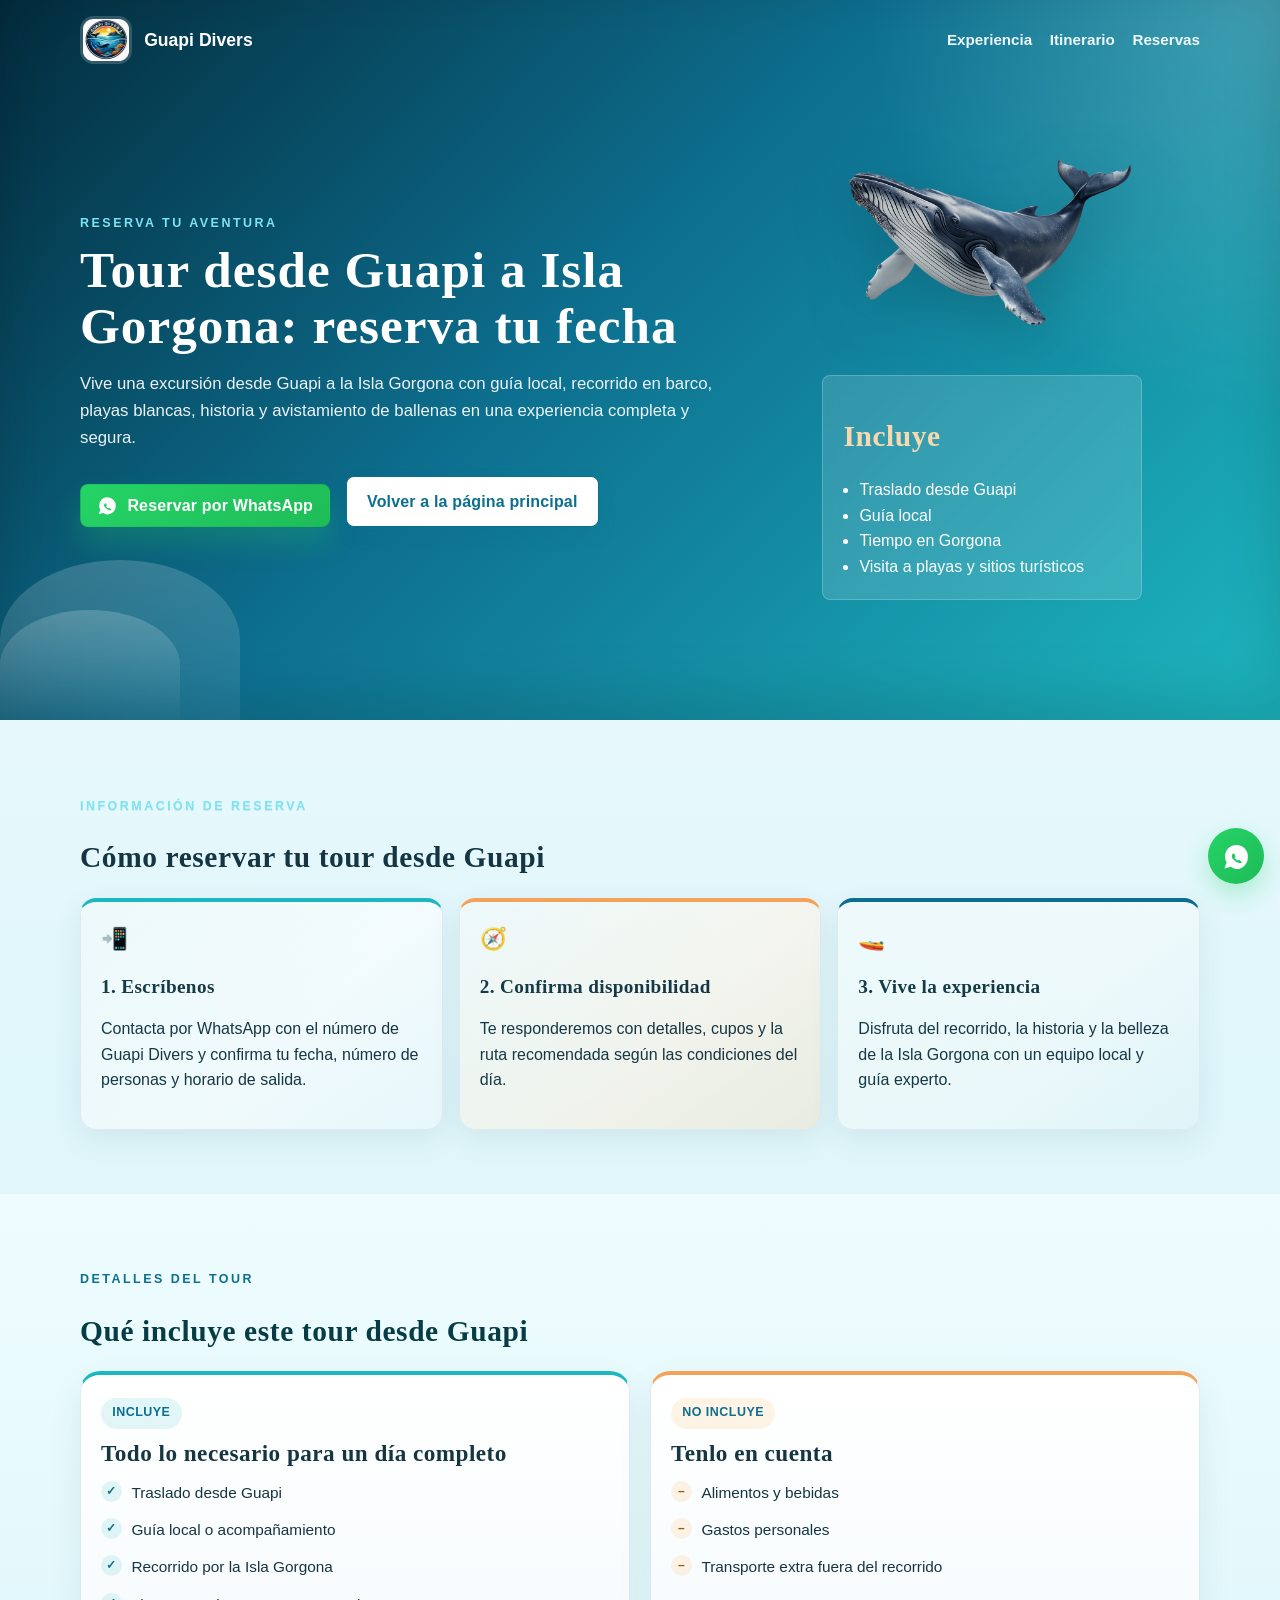
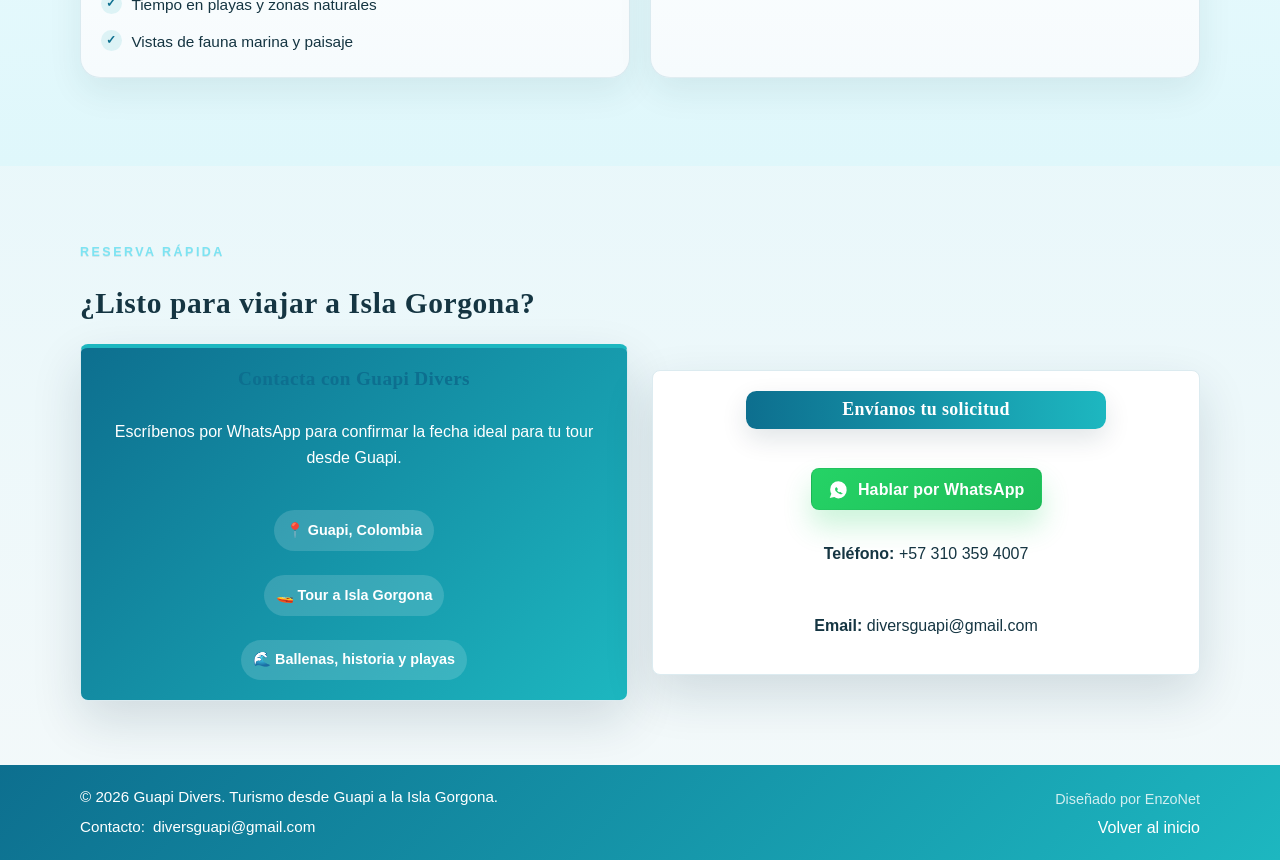
<file: reserva.html>
<!DOCTYPE html>
<html lang="es">
  <head>
    <meta charset="UTF-8" />
    <meta name="viewport" content="width=device-width, initial-scale=1.0" />
    <title>Reserva tu tour desde Guapi a Isla Gorgona | Guapi Divers</title>
    <meta
      name="description"
      content="Reserva tu tour desde Guapi a Isla Gorgona con Guapi Divers. Avistamiento de ballenas, playas blancas, guía local y experiencia completa en la isla."
    />
    <meta
      name="keywords"
      content="reserva Isla Gorgona desde Guapi, tour Guapi a Gorgona, reservar viaje a Gorgona, Guapi Divers, excursión Gorgona"
    />
    <meta name="robots" content="index,follow" />
    <meta name="theme-color" content="#0d6f8f" />
    <link rel="canonical" href="https://guapi-divers.vercel.app/reserva.html" />
    <link rel="alternate" href="https://guapi-divers.vercel.app/reserva.html" hreflang="es" />
    <meta property="og:locale" content="es_ES" />
    <meta property="og:site_name" content="Guapi Divers" />
    <meta property="og:url" content="https://guapi-divers.vercel.app/reserva.html" />
    <meta property="og:title" content="Reserva tu tour desde Guapi a Isla Gorgona | Guapi Divers" />
    <meta
      property="og:description"
      content="Reserva tu excursión desde Guapi a Isla Gorgona con Guapi Divers. Disfruta de playas blancas, historia, guía local y avistamiento de ballenas."
    />
    <meta property="og:type" content="website" />
    <meta property="og:image" content="https://guapi-divers.vercel.app/img/gorgona.png" />
    <meta name="twitter:card" content="summary_large_image" />
    <meta name="twitter:title" content="Reserva tus fechas para Isla Gorgona | Guapi Divers" />
    <meta
      name="twitter:description"
      content="Reserva tu tour desde Guapi a Isla Gorgona con guía local, playas blancas y naturaleza."
    />
    <link rel="icon" type="image/jpeg" href="logo_gd.jpeg" />
    <link rel="stylesheet" href="styles.css" />
  </head>
  <body>
    <header class="hero">
      <nav class="nav container">
        <a class="brand" href="index.html">
          <img class="brand-logo" src="logo_gd.jpeg" alt="Logo de Guapi Divers" />
          <span>Guapi Divers</span>
        </a>
        <div class="nav-links">
          <a href="index.html#experiencia">Experiencia</a>
          <a href="index.html#itinerario">Itinerario</a>
          <a href="reserva.html">Reservas</a>
        </div>
      </nav>

      <div class="hero-content container">
        <div class="hero-copy">
          <p class="eyebrow">Reserva tu aventura</p>
          <h1>Tour desde Guapi a Isla Gorgona: reserva tu fecha</h1>
          <p class="hero-text">
            Vive una excursión desde Guapi a la Isla Gorgona con guía local, recorrido en barco,
            playas blancas, historia y avistamiento de ballenas en una experiencia completa y segura.
          </p>
          <div class="hero-actions">
            <a class="btn btn-primary whatsapp-btn" href="https://wa.me/573103594007" target="_blank" rel="noopener noreferrer">
              <span class="whatsapp-icon" aria-hidden="true">
                <svg viewBox="0 0 24 24" role="img" aria-label="WhatsApp">
                  <path d="M12.04 2.52A9.52 9.52 0 0 0 2.52 12a9.48 9.48 0 0 0 1.34 4.89L2 22l5.27-1.37A9.56 9.56 0 0 0 12 22.48h.01a9.52 9.52 0 0 0 9.52-9.52A9.52 9.52 0 0 0 12.04 2.52Zm5.2 13.76c-.22.62-.9 1.11-1.54 1.28-.4.1-.88.18-2.68-.57-2.27-.76-3.73-2.59-3.85-2.72-.12-.13-.98-1.31-.98-2.49 0-1.18.62-1.76.84-2.01a.67.67 0 0 1 .46-.19h.32c.14 0 .27.06.35.18l1.07 1.6c.07.11.13.24.13.39 0 .15-.05.31-.15.42l-.51.62c-.08.1-.12.23-.1.36.03.1.18.32.43.61.51.61 1.05 1.12 1.6 1.49.13.09.27.14.4.08l.73-.33a.68.68 0 0 1 .4-.05c.12 0 .22.03.31.11l1.3 1.03c.11.09.19.2.21.36.02.16-.03.29-.12.39Z" fill="currentColor"/>
                </svg>
              </span>
              Reservar por WhatsApp
            </a>
            <a class="btn btn-secondary" href="index.html">Volver a la página principal</a>
          </div>
        </div>

        <div class="hero-visual">
          <div class="ocean-art" aria-hidden="true">
            <img src="img/ballena.png" alt="Ballena saltando" class="whale-image" />
          </div>
          <div class="hero-card">
            <h2>Incluye</h2>
            <ul>
              <li>Traslado desde Guapi</li>
              <li>Guía local</li>
              <li>Tiempo en Gorgona</li>
              <li>Visita a playas y sitios turísticos</li>
            </ul>
          </div>
        </div>
      </div>
    </header>

    <main>
      <section class="section container">
        <div class="section-heading">
          <p class="eyebrow">Información de reserva</p>
          <h2>Cómo reservar tu tour desde Guapi</h2>
        </div>

        <div class="cards">
          <article class="card card-ocean">
            <div class="card-icon">📲</div>
            <h3>1. Escríbenos</h3>
            <p>Contacta por WhatsApp con el número de Guapi Divers y confirma tu fecha, número de personas y horario de salida.</p>
          </article>
          <article class="card card-history">
            <div class="card-icon">🧭</div>
            <h3>2. Confirma disponibilidad</h3>
            <p>Te responderemos con detalles, cupos y la ruta recomendada según las condiciones del día.</p>
          </article>
          <article class="card card-beach">
            <div class="card-icon">🚤</div>
            <h3>3. Vive la experiencia</h3>
            <p>Disfruta del recorrido, la historia y la belleza de la Isla Gorgona con un equipo local y guía experto.</p>
          </article>
        </div>
      </section>

      <section class="section alt-section">
        <div class="container">
          <div class="section-heading">
            <p class="eyebrow">Detalles del tour</p>
            <h2>Qué incluye este tour desde Guapi</h2>
          </div>

          <div class="include-grid">
            <div class="include-card include-card-main">
              <div class="include-header">
                <p class="eyebrow include-tag">Incluye</p>
                <h3>Todo lo necesario para un día completo</h3>
              </div>
              <ul class="include-list include-list-positive">
                <li>Traslado desde Guapi</li>
                <li>Guía local o acompañamiento</li>
                <li>Recorrido por la Isla Gorgona</li>
                <li>Tiempo en playas y zonas naturales</li>
                <li>Vistas de fauna marina y paisaje</li>
              </ul>
            </div>
            <div class="include-card include-card-side">
              <div class="include-header">
                <p class="eyebrow include-tag include-tag-muted">No incluye</p>
                <h3>Tenlo en cuenta</h3>
              </div>
              <ul class="include-list include-list-negative">
                <li>Alimentos y bebidas</li>
                <li>Gastos personales</li>
                <li>Transporte extra fuera del recorrido</li>
              </ul>
            </div>
          </div>
        </div>
      </section>

      <section class="section container" id="contacto">
        <div class="section-heading">
          <p class="eyebrow">Reserva rápida</p>
          <h2>¿Listo para viajar a Isla Gorgona?</h2>
        </div>

        <div class="contact-grid">
          <div class="contact-card contact-card-cta">
            <h3>Contacta con Guapi Divers</h3>
            <p>Escríbenos por WhatsApp para confirmar la fecha ideal para tu tour desde Guapi.</p>
            <div class="booking-pill">📍 Guapi, Colombia</div>
            <div class="booking-pill">🚤 Tour a Isla Gorgona</div>
            <div class="booking-pill">🌊 Ballenas, historia y playas</div>
          </div>

          <div class="contact-card">
            <h3 class="booking-heading">Envíanos tu solicitud</h3>
            <a class="btn btn-primary whatsapp-btn" href="https://wa.me/573103594007" target="_blank" rel="noopener noreferrer">
              <span class="whatsapp-icon" aria-hidden="true">
                <svg viewBox="0 0 24 24" role="img" aria-label="WhatsApp">
                  <path d="M12.04 2.52A9.52 9.52 0 0 0 2.52 12a9.48 9.48 0 0 0 1.34 4.89L2 22l5.27-1.37A9.56 9.56 0 0 0 12 22.48h.01a9.52 9.52 0 0 0 9.52-9.52A9.52 9.52 0 0 0 12.04 2.52Zm5.2 13.76c-.22.62-.9 1.11-1.54 1.28-.4.1-.88.18-2.68-.57-2.27-.76-3.73-2.59-3.85-2.72-.12-.13-.98-1.31-.98-2.49 0-1.18.62-1.76.84-2.01a.67.67 0 0 1 .46-.19h.32c.14 0 .27.06.35.18l1.07 1.6c.07.11.13.24.13.39 0 .15-.05.31-.15.42l-.51.62c-.08.1-.12.23-.1.36.03.1.18.32.43.61.51.61 1.05 1.12 1.6 1.49.13.09.27.14.4.08l.73-.33a.68.68 0 0 1 .4-.05c.12 0 .22.03.31.11l1.3 1.03c.11.09.19.2.21.36.02.16-.03.29-.12.39Z" fill="currentColor"/>
                </svg>
              </span>
              Hablar por WhatsApp
            </a>
            <p><strong>Teléfono:</strong> +57 310 359 4007</p>
            <p><strong>Email:</strong> diversguapi@gmail.com</p>
          </div>
        </div>
      </section>
    </main>

    <footer class="footer">
      <div class="container footer-content">
        <div class="footer-left">
          <p class="footer-meta">© 2026 Guapi Divers. Turismo desde Guapi a la Isla Gorgona.</p>
          <p class="footer-contact">
            <span>Contacto:</span>
            <span class="footer-email-text">diversguapi@gmail.com</span>
          </p>
        </div>
        <div class="footer-right">
          <p class="design-credit">Diseñado por EnzoNet</p>
          <a href="index.html">Volver al inicio</a>
        </div>
      </div>
    </footer>

    <a class="floating-whatsapp" href="https://wa.me/573103594007" target="_blank" rel="noopener noreferrer" aria-label="Reservar por WhatsApp">
      <svg viewBox="0 0 24 24" aria-hidden="true">
        <path d="M12.04 2.52A9.52 9.52 0 0 0 2.52 12a9.48 9.48 0 0 0 1.34 4.89L2 22l5.27-1.37A9.56 9.56 0 0 0 12 22.48h.01a9.52 9.52 0 0 0 9.52-9.52A9.52 9.52 0 0 0 12.04 2.52Zm5.2 13.76c-.22.62-.9 1.11-1.54 1.28-.4.1-.88.18-2.68-.57-2.27-.76-3.73-2.59-3.85-2.72-.12-.13-.98-1.31-.98-2.49 0-1.18.62-1.76.84-2.01a.67.67 0 0 1 .46-.19h.32c.14 0 .27.06.35.18l1.07 1.6c.07.11.13.24.13.39 0 .15-.05.31-.15.42l-.51.62c-.08.1-.12.23-.1.36.03.1.18.32.43.61.51.61 1.05 1.12 1.6 1.49.13.09.27.14.4.08l.73-.33a.68.68 0 0 1 .4-.05c.12 0 .22.03.31.11l1.3 1.03c.11.09.19.2.21.36.02.16-.03.29-.12.39Z" fill="currentColor"/>
      </svg>
    </a>
  </body>
</html>
</file>
<file: styles.css>
:root {
  --primary: #0b6e6e;
  --primary-dark: #063d45;
  --accent: #f4a259;
  --accent-soft: #f8d8ae;
  --sea-deep: #032c3d;
  --sea-blue: #0d6f8f;
  --sea-teal: #1db7c0;
  --sea-foam: #e7f7fb;
  --text: #153542;
  --muted: #5f7580;
  --bg: #f4f9fa;
  --white: #ffffff;
  --border: #dcebf0;
}

* {
  box-sizing: border-box;
}

html {
  scroll-behavior: smooth;
}

body {
  margin: 0;
  font-family: 'Fredoka', Arial, Helvetica, sans-serif;
  color: var(--text);
  background: linear-gradient(180deg, #f6fdff 0%, #dff6fb 44%, var(--bg) 100%);
  line-height: 1.6;
  overflow-x: hidden;
}

img {
  max-width: 100%;
}

.container {
  width: min(1120px, calc(100% - 2rem));
  margin: 0 auto;
}

.hero {
  background:
    radial-gradient(circle at top right, rgba(255, 255, 255, 0.2) 0, rgba(255, 255, 255, 0) 28%),
    linear-gradient(135deg, var(--sea-deep) 0%, var(--sea-blue) 45%, var(--sea-teal) 100%);
  color: var(--white);
  padding-bottom: 4rem;
  position: relative;
  overflow: hidden;
  box-shadow: inset 0 -20px 60px rgba(0, 0, 0, 0.15);
}

.hero::before,
.hero::after {
  content: "";
  position: absolute;
  border-radius: 50%;
  background: rgba(255, 255, 255, 0.12);
  animation: float 8s ease-in-out infinite;
}

.hero::before {
  width: 240px;
  height: 240px;
  top: -80px;
  right: -40px;
}

.hero::after {
  width: 180px;
  height: 180px;
  bottom: -40px;
  left: -20px;
  animation-delay: 2s;
}

.hero .container {
  position: relative;
  z-index: 2;
}

.hero::after {
  z-index: 0;
}

.hero::before {
  z-index: 0;
}

.hero .nav,
.hero .hero-content {
  position: relative;
  z-index: 2;
}

.hero::before,
.hero::after {
  z-index: 0;
}

.hero::before {
  content: "";
  position: absolute;
  inset: auto 0 0 0;
  height: 160px;
  border-radius: 50% 50% 0 0;
  background: linear-gradient(180deg, rgba(255,255,255,0.18) 0%, rgba(255,255,255,0.06) 100%);
  animation: waveDrift 10s ease-in-out infinite;
}

.hero::after {
  content: "";
  position: absolute;
  inset: auto 0 0 0;
  height: 110px;
  border-radius: 50% 50% 0 0;
  background: linear-gradient(180deg, rgba(255,255,255,0.22) 0%, rgba(255,255,255,0.02) 100%);
  animation: waveDrift 7s ease-in-out infinite reverse;
  opacity: 0.9;
}

.nav {
  display: flex;
  justify-content: space-between;
  align-items: center;
  padding: 1rem 0;
}

.brand {
  display: inline-flex;
  align-items: center;
  gap: 0.75rem;
  font-weight: 700;
  font-size: 1.1rem;
  color: var(--white);
  text-decoration: none;
  flex-wrap: wrap;
}

.brand img {
  display: block;
}

.brand-logo {
  height: clamp(40px, 5vw, 48px);
  width: auto;
  border-radius: 0.85rem;
  background: rgba(255, 255, 255, 0.18);
  padding: 0.18rem;
  box-shadow: none;
  backdrop-filter: blur(4px);
}

.island-logo {
  position: absolute;
  right: 1rem;
  bottom: 1rem;
  height: clamp(44px, 5vw, 56px);
  width: auto;
  border-radius: 0.65rem;
  padding: 0.25rem;
  background: rgba(255, 255, 255, 0.95);
  box-shadow: 0 10px 24px rgba(3, 44, 61, 0.24);
  z-index: 2;
}

.nav-links {
  display: flex;
  gap: 1.1rem;
  flex-wrap: wrap;
}

.nav-links a {
  color: rgba(255, 255, 255, 0.92);
  text-decoration: none;
  font-size: 0.95rem;
  font-weight: 700;
  padding: 0.35rem 0;
  position: relative;
  transition: color 0.2s ease;
}

.nav-links a::after {
  content: "";
  position: absolute;
  left: 0;
  bottom: -0.2rem;
  width: 100%;
  height: 2px;
  background: linear-gradient(90deg, var(--accent-soft), var(--white));
  transform: scaleX(0);
  transform-origin: left;
  transition: transform 0.2s ease;
}

.nav-links a:hover {
  color: var(--white);
}

.nav-links a:hover::after {
  transform: scaleX(1);
}

.hero-content {
  display: grid;
  gap: 2rem;
  align-items: center;
  padding: 2rem 0 3rem;
}

.hero-copy {
  position: relative;
  z-index: 1;
}

.hero-badge {
  display: inline-flex;
  align-items: center;
  gap: 0.4rem;
  margin-bottom: 1rem;
  padding: 0.45rem 0.8rem;
  border-radius: 0.75rem;
  background: rgba(255, 255, 255, 0.16);
  border: 1px solid rgba(255, 255, 255, 0.25);
  font-size: 0.85rem;
  font-weight: 700;
  letter-spacing: 0.04em;
  backdrop-filter: blur(8px);
}

.eyebrow {
  text-transform: uppercase;
  letter-spacing: 0.2em;
  font-size: 0.78rem;
  font-weight: 800;
  color: #7ce4f3;
  margin-bottom: 0.5rem;
  text-shadow: 0 1px 0 rgba(0, 0, 0, 0.08);
}

h1,
h2,
h3 {
  line-height: 1.1;
  font-family: 'Baloo 2', 'Trebuchet MS', cursive;
  letter-spacing: 0.02em;
  text-transform: none;
}

h1 {
  font-size: clamp(2rem, 4vw, 3.2rem);
  margin: 0 0 1rem;
  font-weight: 700;
}

h2 {
  font-size: clamp(1.5rem, 2.3vw, 2.1rem);
  font-weight: 700;
}

h3 {
  font-size: 1.2rem;
  font-weight: 700;
}

.hero-text {
  font-size: 1.05rem;
  max-width: 650px;
  color: rgba(255, 255, 255, 0.92);
}

.hero-actions {
  display: flex;
  flex-wrap: wrap;
  gap: 1rem;
  margin-top: 1.5rem;
}

.hero-highlights {
  display: flex;
  flex-wrap: wrap;
  gap: 0.7rem;
  margin-top: 1rem;
}

.hero-highlights span {
  padding: 0.45rem 0.7rem;
  border-radius: 999px;
  background: rgba(255, 255, 255, 0.13);
  border: 1px solid rgba(255, 255, 255, 0.2);
  font-size: 0.9rem;
  font-weight: 700;
}

.btn {
  display: inline-flex;
  align-items: center;
  justify-content: center;
  gap: 0.5rem;
  min-height: 2.4rem;
  padding: 0.62rem 1rem;
  border-radius: 999px;
  text-decoration: none;
  font-weight: 800;
  letter-spacing: 0.01em;
  transition: transform 0.2s ease, box-shadow 0.2s ease, background 0.2s ease, border-color 0.2s ease;
  cursor: pointer;
  line-height: 1.2;
}

.btn:hover {
  transform: translateY(-2px);
}

.btn-primary {
  background: linear-gradient(135deg, #f7bd68 0%, #f29d4b 100%);
  color: #173c4c;
  border: 1px solid rgba(21, 61, 74, 0.08);
  box-shadow: 0 14px 28px rgba(242, 157, 75, 0.28);
}

.btn-primary:hover {
  background: linear-gradient(135deg, #ffc77d 0%, #f5a652 100%);
  box-shadow: 0 18px 32px rgba(242, 157, 75, 0.34);
}

.btn-secondary {
  background: rgba(255, 255, 255, 0.08);
  color: var(--white);
  border: 1px solid rgba(255, 255, 255, 0.7);
  box-shadow: 0 12px 26px rgba(9, 63, 75, 0.12);
  backdrop-filter: blur(4px);
}

.btn-secondary:hover {
  background: rgba(255, 255, 255, 0.13);
  border-color: rgba(255, 255, 255, 0.9);
  box-shadow: 0 16px 30px rgba(9, 63, 75, 0.18);
}

.whatsapp-btn {
  background: linear-gradient(135deg, #25d366 0%, #1ebc58 100%);
  color: #fff;
  border: 1px solid rgba(16, 116, 59, 0.12);
  box-shadow: 0 16px 28px rgba(37, 211, 102, 0.24);
}

.whatsapp-btn:hover {
  background: linear-gradient(135deg, #2fe57a 0%, #20c85b 100%);
  box-shadow: 0 18px 32px rgba(37, 211, 102, 0.32);
}

.hero-visual {
  display: grid;
  gap: 1rem;
  justify-items: center;
}

.ocean-art {
  width: min(100%, 320px);
  margin-top: 0.2rem;
}

.whale-image {
  width: 100%;
  height: auto;
  display: block;
  filter: drop-shadow(0 16px 30px rgba(3, 44, 61, 0.25));
  animation: floatWhale 4.2s ease-in-out infinite;
}

.hero-card {
  width: min(100%, 320px);
  background: rgba(255, 255, 255, 0.14);
  border: 1px solid rgba(255, 255, 255, 0.2);
  border-radius: 0.75rem;
  padding: 1.25rem;
  backdrop-filter: blur(10px);
}

.hero-card h2 {
  color: var(--accent-soft);
}

.hero-card ul {
  padding-left: 1rem;
  margin: 0;
}

.section {
  padding: 4rem 0;
}

.alt-section {
  background: linear-gradient(180deg, #eefcff 0%, #dff7fb 100%);
}

.alt-section .eyebrow {
  color: var(--sea-blue);
  text-shadow: none;
}

.alt-section .section-heading h2 {
  color: var(--primary-dark);
}

.section-heading {
  margin-bottom: 1.5rem;
}

.map-card {
  margin: 0 auto 1.5rem;
  max-width: 720px;
  background: var(--white);
  border: 1px solid var(--border);
  border-radius: 0.75rem;
  box-shadow: 0 14px 34px rgba(6, 61, 69, 0.1);
  padding: 0.9rem;
  overflow: hidden;
  transition: transform 0.3s ease, box-shadow 0.3s ease;
}

.map-card:hover {
  transform: translateY(-4px);
  box-shadow: 0 18px 40px rgba(6, 61, 69, 0.14);
}

.map-card iframe {
  display: block;
  width: 100%;
  min-height: 360px;
  border: 0;
  border-radius: 0.45rem;
}

.cards {
  display: grid;
  gap: 1rem;
}

.benefits-grid {
  display: grid;
  gap: 1rem;
}

.benefit-card {
  background: var(--white);
  border: 1px solid var(--border);
  border-radius: 1rem;
  padding: 1.25rem;
  box-shadow: 0 10px 28px rgba(6, 61, 69, 0.08);
}

.benefit-icon {
  font-size: 1.4rem;
  margin-bottom: 0.6rem;
}

.benefit-card h3 {
  margin: 0 0 0.4rem;
  color: var(--sea-blue);
}

.testimonials {
  display: grid;
  gap: 1rem;
}

.testimonial-card {
  background: var(--white);
  border: 1px solid var(--border);
  border-radius: 1rem;
  box-shadow: 0 10px 28px rgba(6, 61, 69, 0.08);
  padding: 1.2rem;
  position: relative;
  overflow: hidden;
}

.testimonial-card::before {
  content: "";
  position: absolute;
  inset: 0;
  background: linear-gradient(135deg, rgba(29, 183, 192, 0.08), transparent 70%);
  pointer-events: none;
}

.testimonial-card-main {
  border-left: 4px solid var(--sea-teal);
}

.testimonial-card-alt {
  border-left: 4px solid var(--accent);
}

.testimonial-card-soft {
  border-left: 4px solid var(--sea-blue);
}

.stars {
  color: var(--accent);
  margin-bottom: 0.6rem;
  letter-spacing: 0.15em;
}

.testimonial-card p {
  margin: 0 0 0.7rem;
  font-size: 1rem;
}

.testimonial-card strong {
  color: var(--sea-blue);
}

.facts-grid {
  display: grid;
  gap: 1rem;
}

.steps-grid {
  display: grid;
  gap: 1rem;
}

.step-card {
  background: var(--white);
  border: 1px solid var(--border);
  border-radius: 1rem;
  padding: 1.25rem;
  box-shadow: 0 10px 28px rgba(6, 61, 69, 0.08);
  position: relative;
  overflow: hidden;
}

.step-number {
  display: inline-flex;
  align-items: center;
  justify-content: center;
  width: 2.2rem;
  height: 2.2rem;
  border-radius: 999px;
  background: linear-gradient(135deg, var(--sea-teal), var(--sea-blue));
  color: var(--white);
  font-weight: 800;
  margin-bottom: 0.8rem;
}

.step-card h3 {
  margin: 0 0 0.5rem;
  color: var(--sea-blue);
}

.fact-card {
  background: var(--white);
  border: 1px solid var(--border);
  border-radius: 1rem;
  box-shadow: 0 10px 28px rgba(6, 61, 69, 0.08);
  padding: 1.2rem;
  position: relative;
  overflow: hidden;
}

.fact-card::before {
  content: "";
  position: absolute;
  inset: 0;
  background: linear-gradient(135deg, rgba(29, 183, 192, 0.05), transparent 70%);
  pointer-events: none;
}

.fact-card-history {
  border-top: 4px solid var(--accent);
}

.fact-card-marine {
  border-top: 4px solid var(--sea-teal);
}

.fact-card-beach {
  border-top: 4px solid var(--sea-blue);
}

.fact-card-nature {
  border-top: 4px solid var(--primary);
}

.fact-card h3 {
  margin-top: 0;
  color: var(--sea-blue);
}

.fact-card p {
  margin-bottom: 0;
}

.card,
.timeline-item,
.contact-form {
  background: var(--white);
  border: 1px solid var(--border);
  border-radius: 1rem;
  box-shadow: 0 10px 30px rgba(6, 61, 69, 0.08);
  padding: 1.25rem;
  transition: transform 0.25s ease, box-shadow 0.25s ease;
}

.card:hover,
.timeline-item:hover,
.contact-form:hover {
  transform: translateY(-4px);
  box-shadow: 0 16px 36px rgba(6, 61, 69, 0.12);
}

.card {
  border-top: 4px solid var(--accent);
  position: relative;
}

.card-ocean {
  border-top-color: var(--sea-teal);
  background: linear-gradient(145deg, rgba(255,255,255,1), rgba(231,247,251,0.95));
}

.card-history {
  border-top-color: var(--accent);
  background: linear-gradient(145deg, rgba(255,255,255,1), rgba(248,216,174,0.35));
}

.card-beach {
  border-top-color: var(--sea-blue);
  background: linear-gradient(145deg, rgba(255,255,255,1), rgba(222,244,248,0.95));
}

.card-icon {
  font-size: 1.35rem;
  margin-bottom: 0.5rem;
}

.card::before {
  content: "";
  position: absolute;
  inset: 0;
  border-radius: inherit;
  background: linear-gradient(135deg, rgba(29, 183, 192, 0.08), transparent 60%);
  pointer-events: none;
}

.timeline {
  position: relative;
  display: grid;
  gap: 1.1rem;
  max-width: 860px;
  margin: 0 auto;
  padding-left: 0.25rem;
}

.timeline::before {
  content: "";
  position: absolute;
  left: 1.25rem;
  top: 0.5rem;
  bottom: 0.5rem;
  width: 2px;
  background: linear-gradient(180deg, rgba(13, 111, 143, 0.28), rgba(13, 111, 143, 0.08));
}

.timeline-item {
  position: relative;
  display: grid;
  grid-template-columns: 130px minmax(0, 1fr);
  gap: 1rem;
  align-items: center;
  padding: 1rem 1rem 1rem 3.4rem;
  background: linear-gradient(135deg, rgba(255,255,255,0.98), rgba(244,251,255,0.96));
  border: 1px solid rgba(13, 111, 143, 0.12);
  border-left: 4px solid var(--sea-blue);
  border-radius: 1rem;
  box-shadow: 0 12px 28px rgba(14, 89, 110, 0.1), 0 22px 48px rgba(12, 70, 87, 0.08);
}

.timeline-item::before {
  content: "";
  position: absolute;
  left: 0.55rem;
  top: 1.35rem;
  width: 1.3rem;
  height: 1.3rem;
  border-radius: 50%;
  background: var(--white);
  border: 4px solid var(--sea-blue);
  box-shadow: 0 0 0 5px rgba(13, 111, 143, 0.08), 0 6px 12px rgba(13, 111, 143, 0.18);
}

.timeline-item-start {
  border-left-color: var(--sea-teal);
  background: linear-gradient(135deg, rgba(234,255,252,0.98), rgba(205,246,246,0.96));
}

.timeline-item-start::before {
  border-color: var(--sea-teal);
  box-shadow: 0 0 0 5px rgba(29, 183, 192, 0.08), 0 8px 16px rgba(29, 183, 192, 0.22);
}

.timeline-item-arrival {
  border-left-color: var(--accent);
  background: linear-gradient(135deg, rgba(255,248,235,0.98), rgba(255,232,196,0.96));
}

.timeline-item-arrival::before {
  border-color: var(--accent);
  box-shadow: 0 0 0 5px rgba(255, 164, 46, 0.08), 0 8px 16px rgba(255, 164, 46, 0.22);
}

.timeline-item-activity {
  border-left-color: var(--sea-blue);
  background: linear-gradient(135deg, rgba(239,247,255,0.98), rgba(208,234,248,0.96));
}

.timeline-item-activity::before {
  border-color: var(--sea-blue);
  box-shadow: 0 0 0 5px rgba(13, 111, 143, 0.08), 0 8px 16px rgba(13, 111, 143, 0.2);
}

.timeline-item-return {
  border-left-color: var(--primary);
  background: linear-gradient(135deg, rgba(244,248,255,0.98), rgba(216,226,255,0.96));
}

.timeline-item-return::before {
  border-color: var(--primary);
  box-shadow: 0 0 0 5px rgba(33, 63, 99, 0.08), 0 8px 16px rgba(33, 63, 99, 0.2);
}

.timeline-time {
  display: inline-flex;
  align-items: center;
  justify-content: center;
  min-height: 2.4rem;
  padding: 0.55rem 0.8rem;
  border-radius: 999px;
  background: linear-gradient(135deg, rgba(13, 111, 143, 0.12), rgba(29, 183, 192, 0.18));
  color: var(--sea-blue);
  font-weight: 800;
  font-size: 0.9rem;
  letter-spacing: 0.02em;
  box-shadow: inset 0 1px 0 rgba(255,255,255,0.85), 0 7px 16px rgba(13, 111, 143, 0.12);
}

.timeline-content {
  display: grid;
  gap: 0.35rem;
}

.timeline-content h3 {
  margin: 0;
  color: var(--sea-blue);
  font-size: 1.02rem;
}

.timeline-content p {
  margin: 0;
  color: var(--text);
  line-height: 1.6;
}

@media (max-width: 640px) {
  .timeline-item {
    grid-template-columns: 1fr;
    gap: 0.65rem;
    padding-left: 3rem;
  }

  .timeline-time {
    justify-self: start;
  }
}

.include-grid {
  display: grid;
  grid-template-columns: repeat(2, minmax(0, 1fr));
  gap: 1.25rem;
  margin-bottom: 1.5rem;
}

.include-card {
  background: linear-gradient(180deg, #ffffff 0%, #f6fbfd 100%);
  border: 1px solid rgba(13, 111, 143, 0.12);
  border-radius: 1.25rem;
  padding: 1.4rem 1.25rem;
  box-shadow: 0 14px 34px rgba(6, 61, 69, 0.08);
  display: flex;
  flex-direction: column;
  min-height: 100%;
}

.include-card-main {
  border-top: 4px solid var(--sea-teal);
}

.include-card-side {
  border-top: 4px solid var(--accent);
}

.include-header {
  margin-bottom: 0.8rem;
}

.include-tag {
  display: inline-flex;
  align-items: center;
  padding: 0.35rem 0.7rem;
  border-radius: 999px;
  background: rgba(29, 183, 192, 0.12);
  color: var(--sea-blue);
  margin: 0 0 0.55rem;
  font-size: 0.78rem;
  letter-spacing: 0.04em;
  font-weight: 800;
}

.include-tag-muted {
  background: rgba(255, 164, 46, 0.12);
  color: #a25d00;
}

.include-card h3 {
  margin: 0;
  font-size: clamp(1.15rem, 2vw, 1.45rem);
  line-height: 1.3;
  color: var(--heading);
}

.include-list {
  list-style: none;
  margin: 0;
  padding: 0;
  display: grid;
  gap: 0.8rem;
}

.include-list li {
  position: relative;
  padding-left: 1.9rem;
  line-height: 1.6;
  color: var(--text);
  font-size: 0.96rem;
}

.include-list li::before {
  position: absolute;
  left: 0;
  top: 0;
  width: 1.3rem;
  height: 1.3rem;
  display: grid;
  place-items: center;
  border-radius: 50%;
  font-weight: 900;
  font-size: 0.75rem;
}

.include-list-positive li::before {
  content: "✓";
  background: rgba(29, 183, 192, 0.12);
  color: var(--sea-blue);
}

.include-list-negative li::before {
  content: "–";
  background: rgba(255, 164, 46, 0.12);
  color: #a25d00;
}

@media (max-width: 700px) {
  .include-grid {
    grid-template-columns: 1fr;
  }
}

.contact-grid {
  display: grid;
  gap: 1.5rem;
  align-items: center;
}

.booking-copy {
  display: grid;
  gap: 1rem;
}

.booking-highlights {
  display: flex;
  flex-wrap: wrap;
  gap: 0.7rem;
}

.booking-highlights span {
  padding: 0.45rem 0.7rem;
  border-radius: 999px;
  background: rgba(13, 111, 143, 0.08);
  color: var(--sea-blue);
  font-weight: 700;
  font-size: 0.9rem;
}

.booking-pill {
  display: inline-block;
  margin-top: 0.6rem;
  padding: 0.55rem 0.75rem;
  border-radius: 999px;
  background: rgba(255, 255, 255, 0.15);
  color: var(--white);
  font-weight: 700;
  font-size: 0.9rem;
}

.contact-form,
.contact-card {
  display: grid;
  gap: 0.9rem;
  background: var(--white);
  border: 1px solid var(--border);
  border-radius: 1rem;
  box-shadow: 0 10px 30px rgba(6, 61, 69, 0.08);
  padding: 1.25rem;
}

.contact-form label {
  font-weight: 700;
}

.contact-form {
  display: grid;
  gap: 1rem;
}

.contact-form input {
   width: 100%;
 }

 .contact-form .submit-button,
 .contact-form button[type="submit"] {
   justify-content: center;
   padding: 1rem 1.75rem;
   border-radius: 999px;
   margin-top: 0.85rem;
}

.contact-form label {
  display: block;
  margin-bottom: 0.35rem;
  font-weight: 700;
  color: var(--sea-blue);
}

.contact-form input {
  width: 100%;
  padding: 0.95rem 1rem;
  border-radius: 1rem;
  border: 1px solid var(--border);
  background: #fbfeff;
  color: var(--text);
  transition: border-color 0.2s ease, box-shadow 0.2s ease;
}

 .contact-form input:focus {
   outline: none;
   border-color: var(--sea-blue);
   box-shadow: 0 0 0 4px rgba(13, 111, 143, 0.08);
 }

 .contact-form .form-row {
   display: grid;
   gap: 0.55rem;
 }

 .booking-range-summary {
   display: grid;
   gap: 0.5rem;
   margin: 1rem 0;
   padding: 1rem 1rem 0.75rem;
   background: rgba(29, 183, 192, 0.08);
   border-radius: 1rem;
   border: 1px solid rgba(13, 111, 143, 0.12);
   justify-items: center;
   text-align: center;
 }

 .booking-range-summary p {
   margin: 0;
   font-size: 0.95rem;
 }

 .booking-range-summary strong {
   color: var(--sea-blue);
 }

 .btn-secondary {
   background: #fff;
   color: var(--sea-blue);
   border: 1px solid var(--sea-blue);
   box-shadow: 0 8px 18px rgba(13, 111, 143, 0.12);
   padding: 0.95rem 1.25rem;
   width: fit-content;
 }

 .booking-range-summary button {
   width: fit-content;
   margin: 0 auto;
 }

 .btn-secondary:hover {
   transform: translateY(-1px);
   box-shadow: 0 12px 22px rgba(13, 111, 143, 0.18);
 }

 .calendar-panel {
   border: 1px solid var(--border);
   border-radius: 1rem;
   padding: 1rem;
   background: #fff;
   box-shadow: inset 0 1px 4px rgba(0,0,0,0.05);
 }

/* Ajustes: mantener solo el marco externo "Reserva tu fecha".
   Hacemos transparentes los marcos internos del formulario y calendario */
#booking-form,
#booking-form.contact-form {
  background: transparent;
  border: none;
  box-shadow: none;
  padding: 0;
}

#booking-calendar-section .calendar-panel {
  border: none;
  background: transparent;
  box-shadow: none;
  padding: 0.25rem 0 0 0;
}

/* Días sin marcos dentro de este bloque; mantener estados hover/selección */
#booking-calendar-section .calendar-weekdays span,
#booking-calendar-section .calendar-day {
  background: transparent;
  border: none;
  border-radius: 0;
  min-height: 2.4rem;
}

#booking-calendar-section .calendar-day:hover {
  background: rgba(13, 111, 143, 0.06);
}

#booking-calendar-section .calendar-day.selected,
#booking-calendar-section .calendar-day.in-range {
  background: rgba(13, 111, 143, 0.12);
}

 .contact-form .note {
   margin: 0;
   font-size: 0.9rem;
   color: var(--muted);
 }

 .booking-range-summary button {
   width: fit-content;
 }

.calendar-title {
  font-weight: 700;
  color: var(--sea-blue);
}

/* Centrar el panel del calendario y su cabecera */
.calendar-panel {
  margin: 0 auto; /* centro horizontal */
  max-width: 420px;
}

.calendar-header {
  display: flex;
  align-items: center;
  justify-content: center; /* centra título y botones como grupo */
  gap: 0.6rem;
}

.calendar-nav {
  flex: 0 0 auto;
}

.calendar-title {
  text-align: center;
  min-width: 140px;
}

.calendar-nav {
  width: 2.5rem;
  height: 2.5rem;
  display: inline-flex;
  align-items: center;
  justify-content: center;
  border: 1px solid var(--border);
  border-radius: 0.65rem;
  background: var(--white);
  color: var(--sea-blue);
  cursor: pointer;
}

.calendar-weekdays,
.calendar-grid {
  display: grid;
  grid-template-columns: repeat(7, minmax(0, 1fr));
  gap: 0.35rem;
}

.calendar-weekdays span {
  text-align: center;
  font-size: 0.8rem;
  color: var(--muted);
}

.calendar-day {
  width: 100%;
  min-height: 2.8rem;
  border-radius: 0.85rem;
  border: 1px solid transparent;
  background: #f8fafc;
  color: var(--text);
  display: inline-flex;
  align-items: center;
  justify-content: center;
  cursor: pointer;
  transition: background 0.2s ease, border-color 0.2s ease;
}

.calendar-day:hover {
  background: rgba(13, 111, 143, 0.08);
}

.calendar-day.disabled {
  opacity: 0.4;
  cursor: not-allowed;
}

.calendar-day.selected,
.calendar-day.in-range {
  background: rgba(13, 111, 143, 0.15);
  border-color: var(--sea-blue);
}

.calendar-day.start,
.calendar-day.end {
  background: var(--sea-blue);
  color: #fff;
}

.booking-range-summary {
  display: grid;
  gap: 0.35rem;
  margin: 0.75rem 0;
  font-size: 0.95rem;
}

.form-success {
  margin: 0;
  color: var(--sea-blue);
  font-weight: 700;
}

.hidden {
  display: none !important;
}

.contact-form button {
  width: fit-content;
}

.whatsapp-btn {
  display: inline-flex;
  align-items: center;
  justify-content: center;
  gap: 0.6rem;
  width: fit-content;
  margin-top: 0.5rem;
}

.whatsapp-icon {
  display: inline-flex;
  align-items: center;
  justify-content: center;
  width: 1.3rem;
  height: 1.3rem;
}

.whatsapp-icon svg {
  width: 100%;
  height: 100%;
  display: block;
}

.contact-card h3:not(.booking-heading) {
  margin: 0;
  color: var(--sea-blue);
}

/* Estilo específico para el título de reserva */
.booking-heading {
  display: inline-block;
  margin: 0 auto 1rem;
  padding: 0.6rem 1.2rem;
  background: linear-gradient(90deg, var(--sea-blue), var(--sea-teal));
  color: #fff;
  border-radius: 0.65rem;
  box-shadow: 0 10px 26px rgba(3,44,61,0.12);
  border: none;
  font-weight: 900;
  font-size: 1.12rem;
  width: 100%;
  max-width: 360px;
  text-align: center;
}

/* Asegurar que el contenedor coloque el título centrado */
.contact-card {
  text-align: center;
  display: flex;
  flex-direction: column;
  align-items: center;
  gap: 0.9rem;
  box-shadow: 0 20px 50px rgba(3,44,61,0.14);
}

/* Centrar y limitar ancho del formulario de reserva dentro del card */
#booking-form {
  width: 100%;
  max-width: 440px;
}

/* Asegurar que los elementos del formulario ocupen el ancho del contenedor centrado */
#booking-form .form-row,
#booking-form .booking-range-summary,
#booking-form #booking-form-fields {
  width: 100%;
  box-sizing: border-box;
}

/* Centrar el calendario dentro del formulario */
#booking-calendar-section .calendar-panel {
  margin: 0 auto 0.5rem;
  max-width: 420px;
  width: 100%;
}

/* Asegurar que la grid ocupe todo el ancho disponible */
.calendar-grid {
  width: 100%;
}

.contact-card-cta {
  border-top: 4px solid var(--sea-teal);
  background: linear-gradient(135deg, var(--sea-blue), var(--sea-teal));
  color: var(--white);
}

label {
  display: grid;
  gap: 0.35rem;
  font-weight: 600;
}

input {
  padding: 0.8rem;
  border: 1px solid var(--border);
  border-radius: 0.35rem;
  font-size: 1rem;
}

input:focus {
  outline: 2px solid rgba(244, 162, 89, 0.3);
  border-color: var(--accent);
}

.gallery-grid {
  display: grid;
  gap: 0.75rem;
  grid-template-columns: repeat(auto-fit, minmax(130px, 1fr));
  margin-top: 1.5rem;
}

.photo-card {
  border: none;
  padding: 0;
  background: transparent;
  cursor: pointer;
  overflow: hidden;
  border-radius: 0.6rem;
  box-shadow: 0 10px 20px rgba(3, 44, 61, 0.08);
  transition: transform 0.25s ease, box-shadow 0.25s ease;
  aspect-ratio: 1 / 1;
}

.photo-card:hover {
  transform: translateY(-2px);
  box-shadow: 0 14px 26px rgba(3, 44, 61, 0.1);
}

.photo-card img {
  width: 100%;
  height: 100%;
  object-fit: cover;
  display: block;
  border-radius: 0.4rem;
}

.photo-modal {
  position: fixed;
  inset: 0;
  display: grid;
  place-items: center;
  background: rgba(0, 0, 0, 0.55);
  z-index: 9999;
  padding: 1.5rem;
}

.photo-modal.hidden {
  display: none;
}

.photo-modal-backdrop {
  position: absolute;
  inset: 0;
  background: rgba(0, 0, 0, 0.55);
  pointer-events: none;
}

.photo-modal-content {
  position: relative;
  width: min(100%, 920px);
  max-height: min(100%, 92vh);
  background: rgba(255, 255, 255, 0.97);
  border-radius: 0.75rem;
  overflow: hidden;
  box-shadow: 0 30px 80px rgba(0, 0, 0, 0.25);
  z-index: 1;
}

.photo-modal-inner {
  overflow: hidden;
  background: #000;
  display: flex;
  justify-content: center;
  align-items: center;
  min-height: 55vh;
}

.photo-modal-inner img {
  width: auto;
  max-width: 100%;
  height: auto;
  max-height: 80vh;
  display: block;
  object-fit: contain;
}

.modal-nav {
  position: absolute;
  top: 50%;
  transform: translateY(-50%);
  width: 2.4rem;
  height: 2.4rem;
  border: none;
  border-radius: 50%;
  background: rgba(255, 255, 255, 0.92);
  color: var(--sea-blue);
  font-size: 1.35rem;
  cursor: pointer;
  display: grid;
  place-items: center;
  box-shadow: 0 10px 18px rgba(3, 44, 61, 0.12);
}

.modal-prev {
  left: 0.85rem;
}

.modal-next {
  right: 0.85rem;
}

.modal-close {
  position: absolute;
  top: 0.85rem;
  right: 0.85rem;
  width: 2.2rem;
  height: 2.2rem;
  border: 1px solid rgba(13, 111, 143, 0.18);
  border-radius: 0.75rem;
  background: rgba(255, 255, 255, 0.9);
  color: var(--sea-blue);
  font-size: 1.15rem;
  font-weight: 800;
  line-height: 1;
  cursor: pointer;
  box-shadow: 0 8px 16px rgba(3, 44, 61, 0.1);
  display: grid;
  place-items: center;
  transition: transform 0.2s ease, background 0.2s ease, border-color 0.2s ease;
}

.modal-close:hover {
  transform: scale(1.05);
  background: rgba(255, 255, 255, 1);
  border-color: rgba(13, 111, 143, 0.32);
}

.photo-modal .btn-secondary {
  width: 3rem;
  height: 3rem;
  padding: 0;
  border-radius: 0.5rem;
}

@media (min-width: 900px) {
  .gallery-grid {
    grid-template-columns: repeat(5, minmax(0, 1fr));
  }
}

/* Estilo general más cuadrado */
.hero-badge,
.hero-highlights span,
.btn,
.btn-primary,
.btn-secondary,
.whatsapp-btn,
.hero-card,
.map-card,
.benefit-card,
.testimonial-card,
.step-card,
.fact-card,
.contact-form,
.contact-card,
.contact-card-cta,
.calendar-panel,
.photo-card,
.photo-modal-content,
.modal-close,
.photo-modal .btn-secondary,
.booking-range-summary,
input,
textarea,
select,
.map-card iframe,
.photo-card img,
.calendar-day {
  border-radius: 0.5rem !important;
}

.footer {
  color: var(--white);
  padding: 1.2rem 0;
  background: linear-gradient(135deg, var(--sea-blue), var(--sea-teal));
}

.footer-content {
  display: flex;
  justify-content: space-between;
  gap: 1rem;
  flex-wrap: wrap;
  align-items: center;
}

.footer-left {
  display: flex;
  flex-direction: column;
  gap: 0.35rem;
}

.footer-right {
  display: flex;
  flex-direction: column;
  gap: 0.25rem;
  align-items: flex-end;
}

.footer a {
  color: var(--white);
  text-decoration: none;
}

.footer-meta {
  margin: 0;
  font-size: 0.95rem;
  line-height: 1.6;
}

.footer-contact {
  margin: 0;
  display: flex;
  flex-wrap: wrap;
  align-items: center;
  gap: 0.5rem;
  font-size: 0.95rem;
}

.footer-email-text {
  font-weight: 400;
  font-family: inherit;
}

.copy-email-btn {
  border: 1px solid rgba(255,255,255,0.6);
  background: transparent;
  color: var(--white);
  border-radius: 999px;
  padding: 0.45rem 0.55rem;
  line-height: 1;
  display: inline-flex;
  align-items: center;
  justify-content: center;
  gap: 0.35rem;
  min-width: 2.4rem;
  min-height: 2.4rem;
  cursor: pointer;
  transition: background 0.2s ease, color 0.2s ease, border-color 0.2s ease;
}

.copy-email-btn svg {
  width: 1rem;
  height: 1rem;
  display: block;
  fill: currentColor;
}

.copy-email-btn:hover,
.copy-email-btn:focus {
  background: rgba(255,255,255,0.12);
  border-color: rgba(255,255,255,0.9);
  outline: none;
}

.copy-email-btn.copied {
  background: rgba(255,255,255,0.9);
  color: var(--sea-blue);
  border-color: rgba(255,255,255,0.9);
}

.sr-only {
  position: absolute;
  width: 1px;
  height: 1px;
  padding: 0;
  margin: -1px;
  overflow: hidden;
  clip: rect(0,0,0,0);
  white-space: nowrap;
  border: 0;
}

.footer-email svg {
  width: 1rem;
  height: 1rem;
  flex-shrink: 0;
}

.footer-email:hover {
  color: var(--accent-soft);
}

.design-credit {
  margin: 0.2rem 0 0;
  font-size: 0.9rem;
  color: rgba(255, 255, 255, 0.8);
}

.floating-whatsapp {
  position: fixed;
  right: 1rem;
  bottom: 1rem;
  z-index: 9999;
  display: inline-flex;
  align-items: center;
  justify-content: center;
  width: 3.5rem;
  height: 3.5rem;
  border-radius: 50%;
  background: linear-gradient(135deg, #25d366 0%, #1ebc58 100%);
  color: var(--white);
  box-shadow: 0 10px 24px rgba(37, 211, 102, 0.3);
  transition: transform 0.2s ease, box-shadow 0.2s ease;
}

.floating-whatsapp:hover {
  transform: translateY(-2px);
  box-shadow: 0 14px 28px rgba(37, 211, 102, 0.35);
}

.floating-whatsapp svg {
  width: 1.8rem;
  height: 1.8rem;
  display: block;
}

@keyframes float {
  0%,
  100% {
    transform: translateY(0px) scale(1);
  }
  50% {
    transform: translateY(-12px) scale(1.04);
  }
}

@keyframes floatWhale {
  0%,
  100% {
    transform: translateY(0px) rotate(-1deg);
  }
  50% {
    transform: translateY(-10px) rotate(2deg);
  }
}
@keyframes waveDrift {
  0%,
  100% {
    transform: translateX(-2%) scaleX(1);
  }
  50% {
    transform: translateX(2%) scaleX(1.04);
  }
}
@media (min-width: 768px) {
  .hero-content {
    grid-template-columns: 1.2fr 0.8fr;
    padding: 3rem 0 3.5rem;
  }

  .cards {
    grid-template-columns: repeat(3, 1fr);
  }

  .contact-grid {
    grid-template-columns: 1fr 1fr;
  }

  .timeline {
    grid-template-columns: repeat(2, 1fr);
  }
}

@media (max-width: 600px) {
  .nav {
    flex-direction: column;
    gap: 0.7rem;
  }

  .nav-links {
    flex-wrap: wrap;
    justify-content: center;
  }

  .hero-actions {
    flex-direction: column;
  }

  .footer-content {
    flex-direction: column;
    align-items: flex-start;
  }
}
</file>
